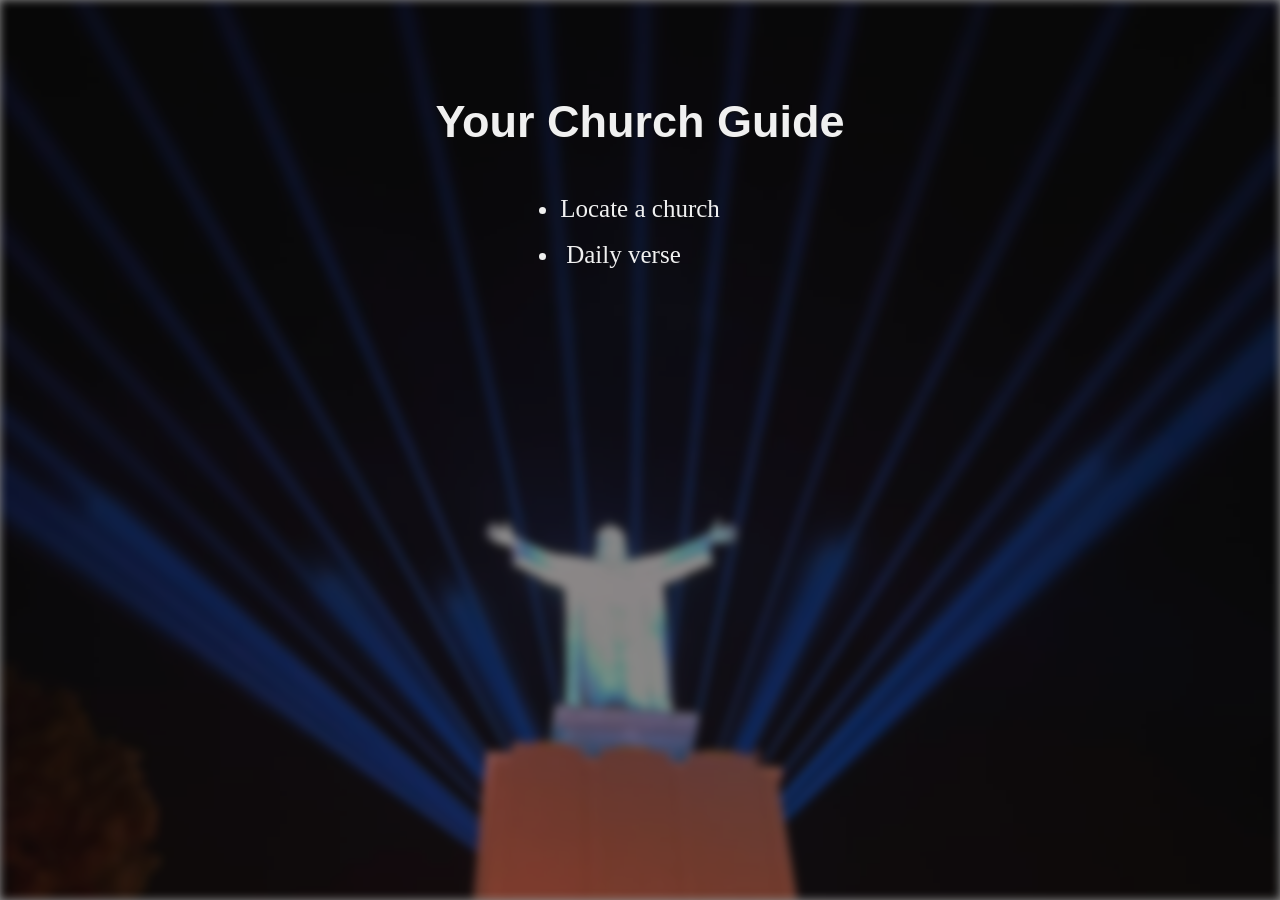
<file: index.html>
<!DOCTYPE html>
<html lang="en">
<head>
<meta charset="utf-8">
<meta http-equiv="X-UA-Compatible" content="IE=edge">
<meta name="viewport" content="width=device-width,initial-scale=1">
<title>Locate a church</title>

<style>
/* ===== your original CSS kept intact ===== */
a,abbr,acronym,address,applet,article,aside,audio,b,big,blockquote,body,canvas,caption,center,cite,code,dd,del,details,dfn,div,dl,dt,em,embed,fieldset,figcaption,figure,footer,form,h1,h2,h3,h4,h5,h6,header,hgroup,html,i,iframe,img,input,ins,kbd,label,legend,li,mark,main,menu,nav,object,ol,output,p,pre,q,ruby,s,samp,section,small,span,strike,strong,sub,summary,sup,table,tbody,td,tfoot,th,thead,time,tr,tt,u,ul,var,video{-webkit-box-sizing:border-box;-moz-box-sizing:border-box;box-sizing:border-box;margin:0;padding:0;border:0}
article,aside,details,figcaption,figure,footer,header,hgroup,main,menu,nav,section{display:block}
nav ol,nav ul{list-style:none}
blockquote,q{quotes:none}
blockquote:after,blockquote:before,q:after,q:before{content:"";content:none}
table{border-spacing:0;border-collapse:collapse}
button,input[type=submit]{cursor:pointer}
*::selection{background:#f0f0f0;color:#0f0f0f;}
*::-moz-selection{background:#f0f0f0;color:#0f0f0f;}
html, body{width:100%;height:100%;margin:0;padding:0;}
body {display:block;position:relative;overflow:hidden;text-align:center;}
.background {position:fixed;top:0;right:0;bottom:0;left:0;z-index:1;}
.background_gradient {background:linear-gradient(170deg, #f1c40f, #ffa500); background-attachment:fixed;}
.background_image {background-size:cover; background-position:center center; background-repeat:no-repeat; background-attachment:fixed; background-image:url('static/images/bg/index_bg.jpg');}
.background_blur {filter:blur(5px);}
.overlay {position:fixed;top:0;right:0;bottom:0;left:0;z-index:10;overflow:auto;}
.overlay_dark {background-color:rgba(15, 15, 15, 0.45);}
.project {max-width:1200px;margin:0 auto;text-align:center;}
.project__name {max-width:480px;margin:8% auto 4%;font-family:Tahoma, Verdana, Arial, sans-serif;font-size:45px;color:#f0f0f0;text-align:center;}
.project__name_shadow{text-shadow:1px 1px 2px #0f0f0f;}
.project__list{display:inline-block;color:#f0f0f0;text-align:center;}
.project__item{position:relative;font-family:Georgia, Times, "Times New Roman", serif;font-size:25px;line-height:1;text-align:left;color:#f0f0f0;}
.project__link{display:inline-block;margin-bottom:20px;color:#f0f0f0;outline:none;text-decoration:none;white-space:nowrap;border-bottom:1px solid #f0f0f0;background:none;border:none;font:inherit;cursor:pointer;}
.project__link:hover{border-color:transparent;}
</style>
</head>
<body>

<!-- ===== Background ===== -->
<div class="background background_image background_blur"></div>

<div class="overlay overlay_dark">
  <main class="project">
    <h1 class="project__name project__name_shadow">Your Church Guide</h1>

    <ul class="project__list">
      <li class="project__item">
        <a class="project__link" href="gallery.html">Locate a church</a>
      </li>

      <li class="project__item">
        <button class="project__link" onclick="showVerse()">Daily verse</button>
      </li>

      <!-- Verse container hidden initially -->
      <li class="project__item" id="verse-container" style="display:none;">
        مزمور 46:‏1 <br>
        اللهُ لَنَا مَلْجَأٌ وَقُوَّةٌ، عَوْنُهُ مُتَوَافِرٌ لَنَا دَائِماً فِي الضِّيقَاتِ
      </li>
    </ul>
  </main>
</div>

<script>
// Toggle visibility of the verse and its bullet
function showVerse() {
  var verse = document.getElementById('verse-container');
  verse.style.display = (verse.style.display === 'none') ? 'list-item' : 'none';
}
</script>

</body>
</html>
</file>
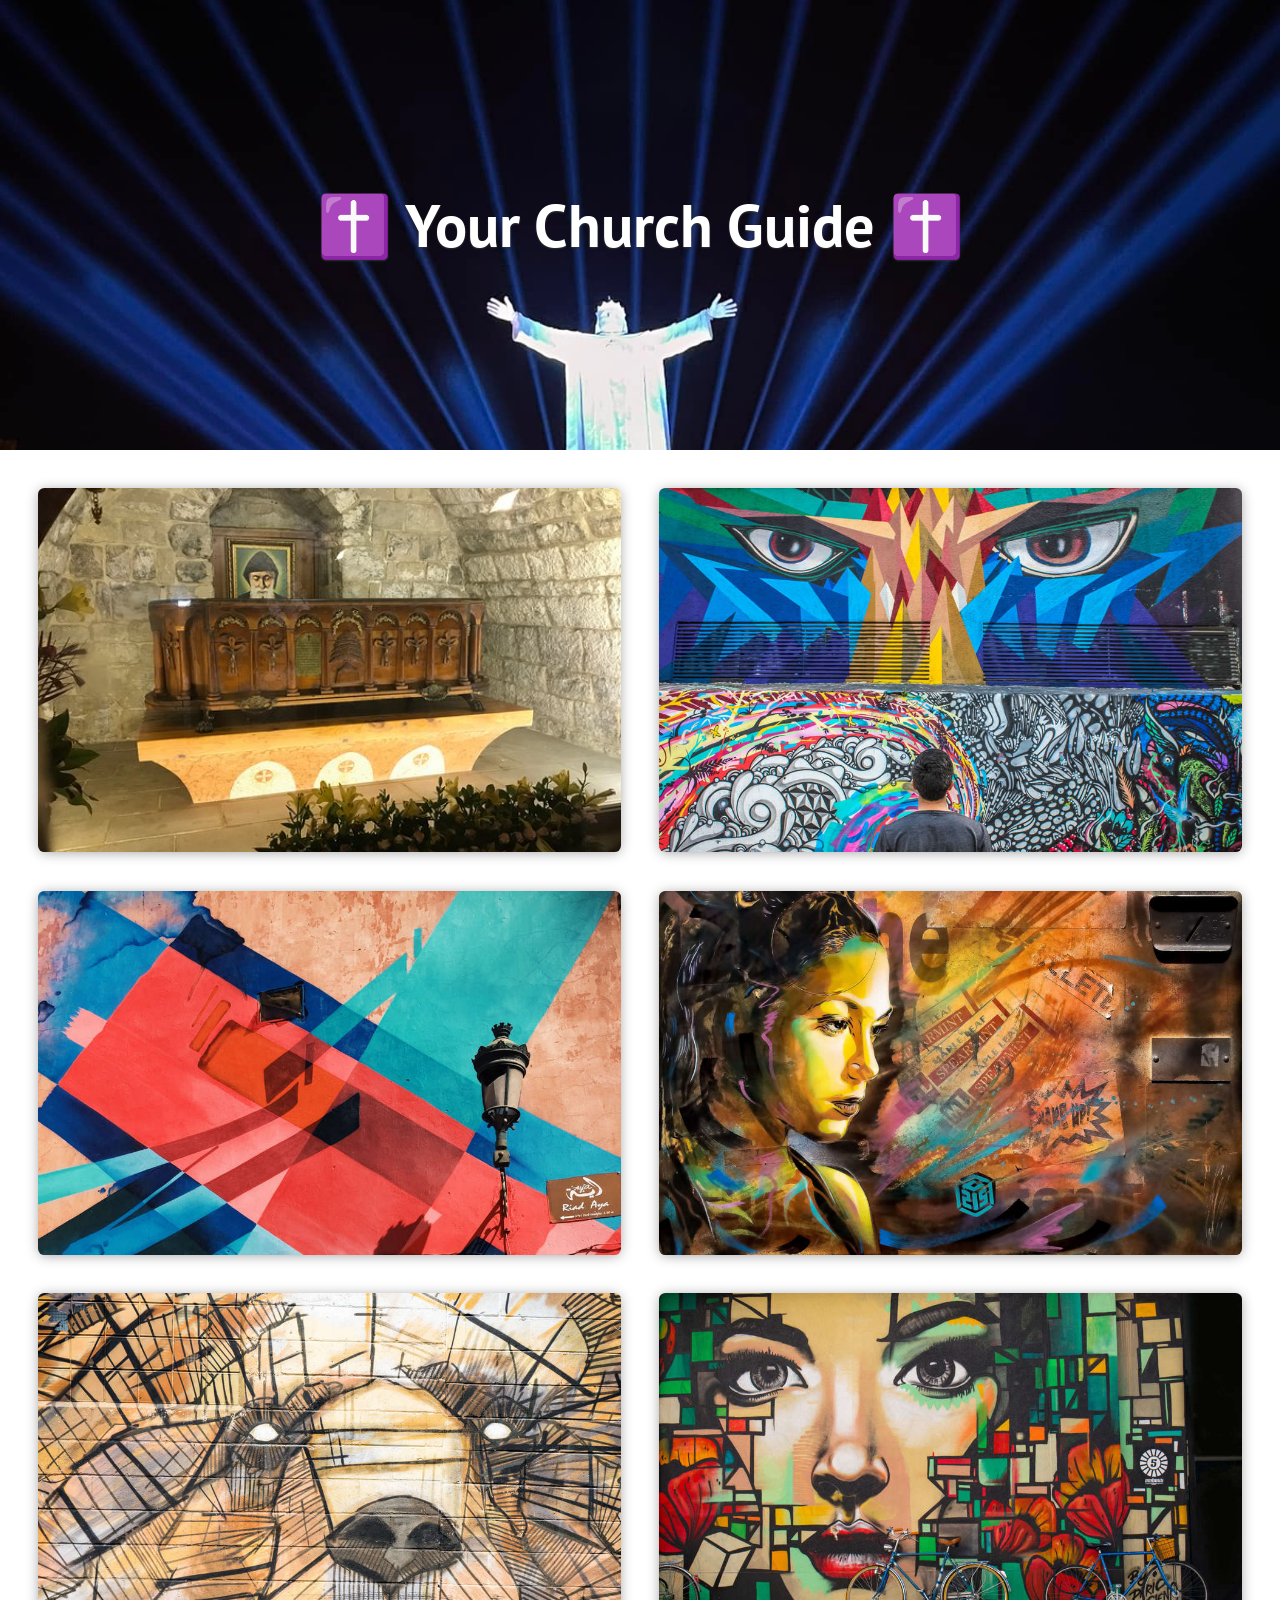
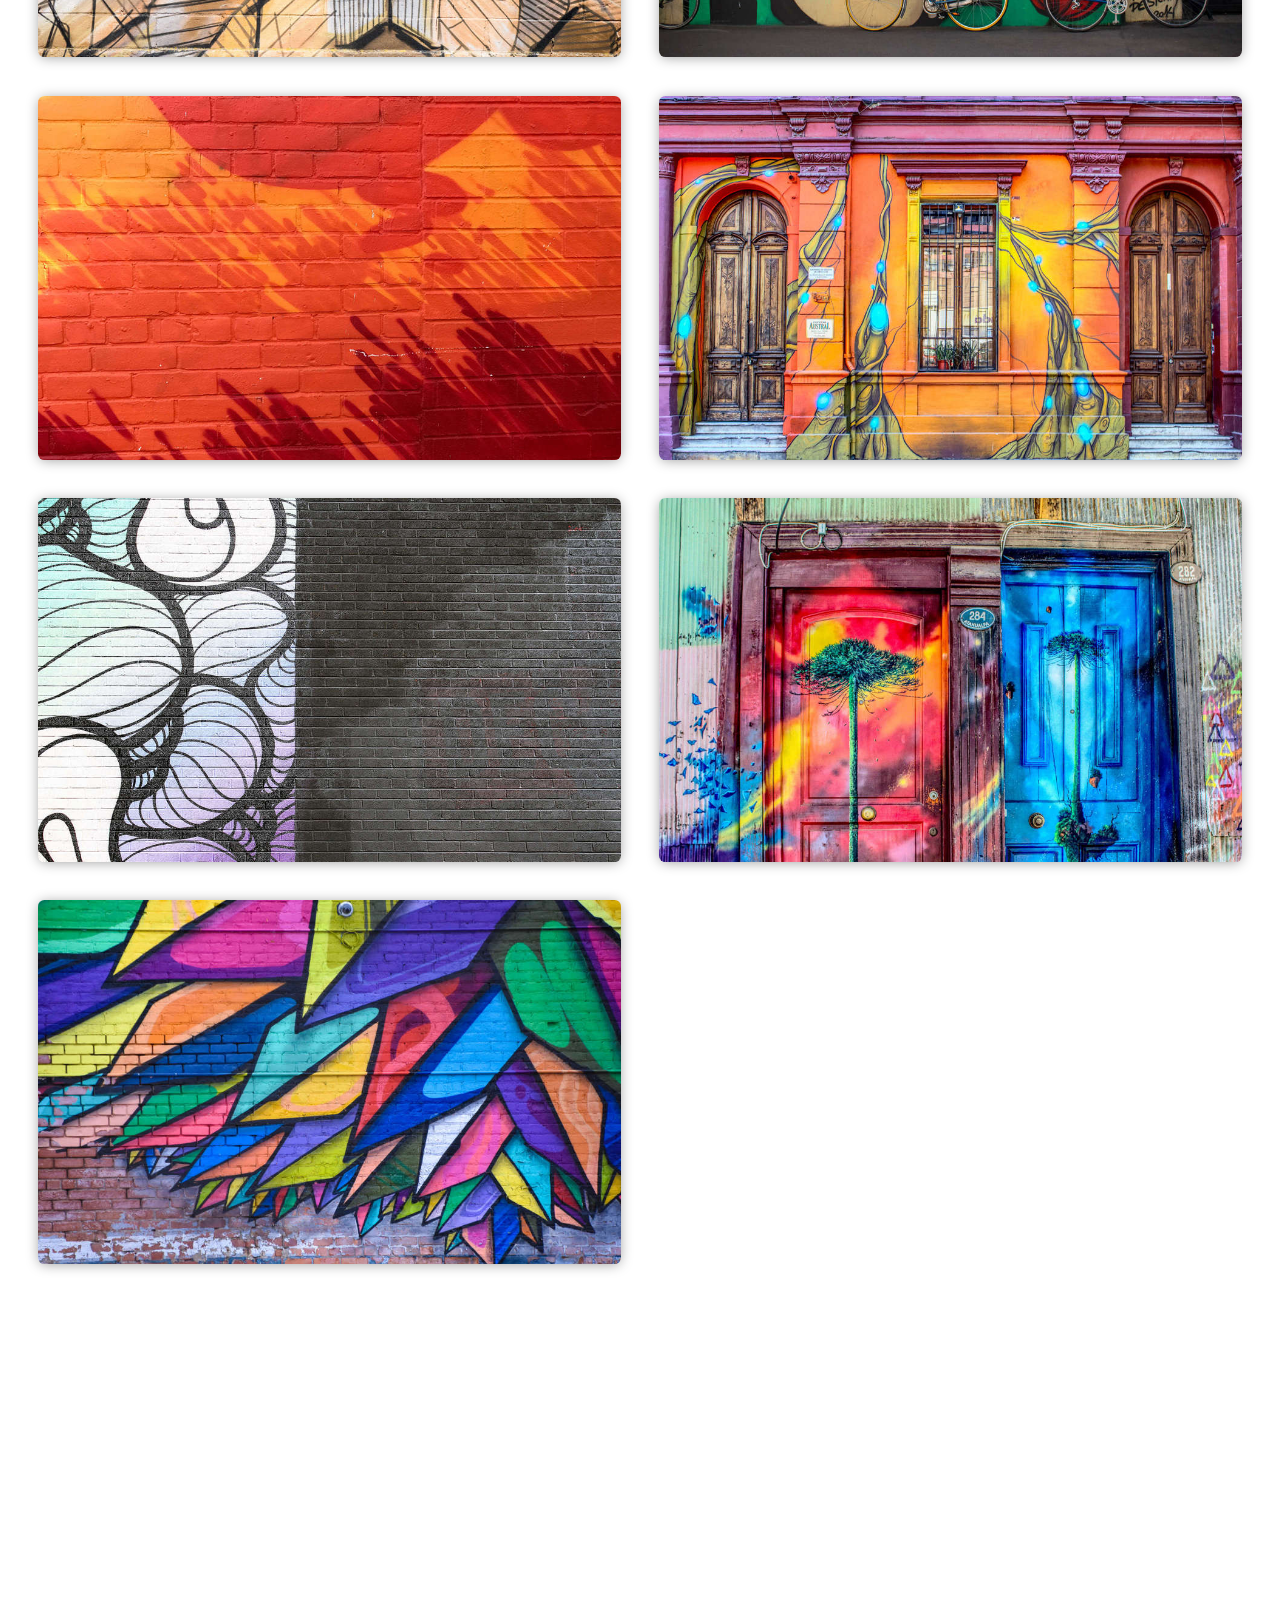
<file: gallery.html>
<!DOCTYPE html><html lang="en"><head><meta charset="utf-8"><meta http-equiv="X-UA-Compatible" content="IE=edge"><meta name="viewport" content="width=device-width,initial-scale=1"><title>Simple Gallery</title><meta name="description" content="Responsive gallery one-page template template"><meta name="keywords" content="gallery, gallery template, html5 template, css3 template"><link rel="shortcut icon" href="favicon.ico"><link rel="shortcut icon" href="static/images/favicons/favicon.png" type="image/x-icon"><link rel="apple-touch-icon" href="static/images/favicons/apple-touch-icon.png"><link rel="apple-touch-icon-precomposed" href="static/images/favicons/apple-touch-icon-precomposed.png"><link href="https://fonts.googleapis.com/css?family=PT+Sans&amp;subset=latin,cyrillic%7CPT+Serif&amp;subset=latin,cyrillic" rel="stylesheet" type="text/css"><link rel="stylesheet" href="static/css/screen.min.css"></head><body><hader class="page-header"><div class="page-header__inner"><div class="page-header__group"><h1 class="page-header__title">✝️ Your Church Guide ✝️</h1></div></div></hader><div class="page-content"><main class="page-content__main"><section class="page-content__gallery"><div class="gallery"><div class="gallery__inner"><div class="gallery__flow"><div class="gallery__isle"><div class="gallery__isle-inner"><div class="gallery__isle-content"><figure class="gallery__preview"><div class="gallery__preview-image"><img src="static/images/blocks/gallery/chris-barbalis-281802.jpg" alt="street art"></div><figcaption class="gallery__preview-caption"><div class="gallery__preview-info"><h2 class="gallery__preview-title">Saint Charbel Church</h2><div class="gallery__preview-links"><a class="gallery__preview-link gallery__preview-link_role_original" href="https://saintcharbel.com">Annaya, Lebanon</a><a class="gallery__preview-link gallery__preview-link_role_author" href="https://en.wikipedia.org/wiki/Charbel_Makhlouf"> Saint's Life</a><a class="gallery__preview-link gallery__preview-link_role_original" href="https://www.google.com/maps/place/4QC3%2BC6V,+Jbeil/@34.1211125,35.750472,17z/data=!3m1!4b1!4m5!3m4!1s0x151f5ca814ab769b:0xeaf0e5abcbb33aa6!8m2!3d34.1211125!4d35.7530469?entry=ttu&g_ep=EgoyMDI2MDQwNi4wIKXMDSoASAFQAw%3D%3D">Location</a><a class="gallery__preview-link gallery__preview-link_role_photographer" href="https://www.shutterstock.com/search/saint-charbel-church?msockid=009105c9339a64862b0e12ef322e6555">View</a></div></div></figcaption></figure></div></div></div><div class="gallery__isle"><div class="gallery__isle-inner"><div class="gallery__isle-content"><figure class="gallery__preview"><div class="gallery__preview-image"><img src="static/images/blocks/gallery/ckturistando-335312.jpg" alt="street art"></div><figcaption class="gallery__preview-caption"><div class="gallery__preview-info"><h2 class="gallery__preview-title">Some Awesome Street Art</h2><div class="gallery__preview-links"><a class="gallery__preview-link gallery__preview-link_role_original" href="#">View original</a><a class="gallery__preview-link gallery__preview-link_role_author" href="#">AuthorName</a><a class="gallery__preview-link gallery__preview-link_role_photographer" href="#">ckturistando</a></div></div></figcaption></figure></div></div></div><div class="gallery__isle"><div class="gallery__isle-inner"><div class="gallery__isle-content"><figure class="gallery__preview"><div class="gallery__preview-image"><img src="static/images/blocks/gallery/luis-vaz-188325.jpg" alt="street art"></div><figcaption class="gallery__preview-caption"><div class="gallery__preview-info"><h2 class="gallery__preview-title">Some Awesome Street Art</h2><div class="gallery__preview-links"><a class="gallery__preview-link gallery__preview-link_role_original" href="#">View original</a><a class="gallery__preview-link gallery__preview-link_role_author" href="#">AuthorName</a><a class="gallery__preview-link gallery__preview-link_role_photographer" href="#">Luis Vaz</a></div></div></figcaption></figure></div></div></div><div class="gallery__isle"><div class="gallery__isle-inner"><div class="gallery__isle-content"><figure class="gallery__preview"><div class="gallery__preview-image"><img src="static/images/blocks/gallery/ricardo-gomez-angel-252099.jpg" alt="street art"></div><figcaption class="gallery__preview-caption"><div class="gallery__preview-info"><h2 class="gallery__preview-title">Some Awesome Street Art</h2><div class="gallery__preview-links"><a class="gallery__preview-link gallery__preview-link_role_original" href="#">View original</a><a class="gallery__preview-link gallery__preview-link_role_author" href="#">AuthorName</a><a class="gallery__preview-link gallery__preview-link_role_photographer" href="#">Ricardo Gomez Angel</a></div></div></figcaption></figure></div></div></div><div class="gallery__isle"><div class="gallery__isle-inner"><div class="gallery__isle-content"><figure class="gallery__preview"><div class="gallery__preview-image"><img src="static/images/blocks/gallery/scott-webb-101503.jpg" alt="street art"></div><figcaption class="gallery__preview-caption"><div class="gallery__preview-info"><h2 class="gallery__preview-title">Some Awesome Street Art</h2><div class="gallery__preview-links"><a class="gallery__preview-link gallery__preview-link_role_original" href="#">View original</a><a class="gallery__preview-link gallery__preview-link_role_author" href="#">AuthorName</a><a class="gallery__preview-link gallery__preview-link_role_photographer" href="#">Scott Webb</a></div></div></figcaption></figure></div></div></div><div class="gallery__isle"><div class="gallery__isle-inner"><div class="gallery__isle-content"><figure class="gallery__preview"><div class="gallery__preview-image"><img src="static/images/blocks/gallery/timon-klauser-308449.jpg" alt="street art"></div><figcaption class="gallery__preview-caption"><div class="gallery__preview-info"><h2 class="gallery__preview-title">Some Awesome Street Art</h2><div class="gallery__preview-links"><a class="gallery__preview-link gallery__preview-link_role_original" href="#">View original</a><a class="gallery__preview-link gallery__preview-link_role_author" href="#">AuthorName</a><a class="gallery__preview-link gallery__preview-link_role_photographer" href="#">Timon Klauser</a></div></div></figcaption></figure></div></div></div><div class="gallery__isle"><div class="gallery__isle-inner"><div class="gallery__isle-content"><figure class="gallery__preview"><div class="gallery__preview-image"><img src="static/images/blocks/gallery/tools-for-motivation-301199.jpg" alt="street art"></div><figcaption class="gallery__preview-caption"><div class="gallery__preview-info"><h2 class="gallery__preview-title">Some Awesome Street Art</h2><div class="gallery__preview-links"><a class="gallery__preview-link gallery__preview-link_role_original" href="#">View original</a><a class="gallery__preview-link gallery__preview-link_role_author" href="#">AuthorName</a><a class="gallery__preview-link gallery__preview-link_role_photographer" href="#">Tools For Motivation</a></div></div></figcaption></figure></div></div></div><div class="gallery__isle"><div class="gallery__isle-inner"><div class="gallery__isle-content"><figure class="gallery__preview"><div class="gallery__preview-image"><img src="static/images/blocks/gallery/luis-alfonso-orellana-221720.jpg" alt="street art"></div><figcaption class="gallery__preview-caption"><div class="gallery__preview-info"><h2 class="gallery__preview-title">Some Awesome Street Art</h2><div class="gallery__preview-links"><a class="gallery__preview-link gallery__preview-link_role_original" href="#">View original</a><a class="gallery__preview-link gallery__preview-link_role_author" href="#">AuthorName</a><a class="gallery__preview-link gallery__preview-link_role_photographer" href="#">Luis Alfonso Orellana</a></div></div></figcaption></figure></div></div></div><div class="gallery__isle"><div class="gallery__isle-inner"><div class="gallery__isle-content"><figure class="gallery__preview"><div class="gallery__preview-image"><img src="static/images/blocks/gallery/toa-heftiba-227096.jpg" alt="street art"></div><figcaption class="gallery__preview-caption"><div class="gallery__preview-info"><h2 class="gallery__preview-title">Some Awesome Street Art</h2><div class="gallery__preview-links"><a class="gallery__preview-link gallery__preview-link_role_original" href="#">View original</a><a class="gallery__preview-link gallery__preview-link_role_author" href="#">AuthorName</a><a class="gallery__preview-link gallery__preview-link_role_photographer" href="#">Toa Heftiba</a></div></div></figcaption></figure></div></div></div><div class="gallery__isle"><div class="gallery__isle-inner"><div class="gallery__isle-content"><figure class="gallery__preview"><div class="gallery__preview-image"><img src="static/images/blocks/gallery/luis-alfonso-orellana-246919.jpg" alt="street art"></div><figcaption class="gallery__preview-caption"><div class="gallery__preview-info"><h2 class="gallery__preview-title">Some Awesome Street Art</h2><div class="gallery__preview-links"><a class="gallery__preview-link gallery__preview-link_role_original" href="#">View original</a><a class="gallery__preview-link gallery__preview-link_role_author" href="#">AuthorName</a><a class="gallery__preview-link gallery__preview-link_role_photographer" href="#">Luis Alfonso Orellana</a></div></div></figcaption></figure></div></div></div><div class="gallery__isle"><div class="gallery__isle-inner"><div class="gallery__isle-content"><figure class="gallery__preview"><div class="gallery__preview-image"><img src="static/images/blocks/gallery/glen-mccallum-225789.jpg" alt="street art"></div><figcaption class="gallery__preview-caption"><div class="gallery__preview-info"><h2 class="gallery__preview-title">Some Awesome Street Art</h2><div class="gallery__preview-links"><a class="gallery__preview-link gallery__preview-link_role_original" href="#">View original</a><a class="gallery__preview-link gallery__preview-link_role_author" href="#">AuthorName</a><a class="gallery__preview-link gallery__preview-link_role_photographer" href="#">Glen McCallum</a></div></div></figcaption></figure></div></div></div></div></div></div></section></main></div><footer class="page-footer"><div class="page-footer__inner"><div class="page-footer__group"><p class="page-footer__text"><a class="page-footer__text-link" href="https://app-webview.github.io/guide/">Go Back</a></p><p class="page-footer__text">Designed by&nbsp;<a class="page-footer__text-link" href="#">X</a></p></div></div></footer></body></html>
</file>
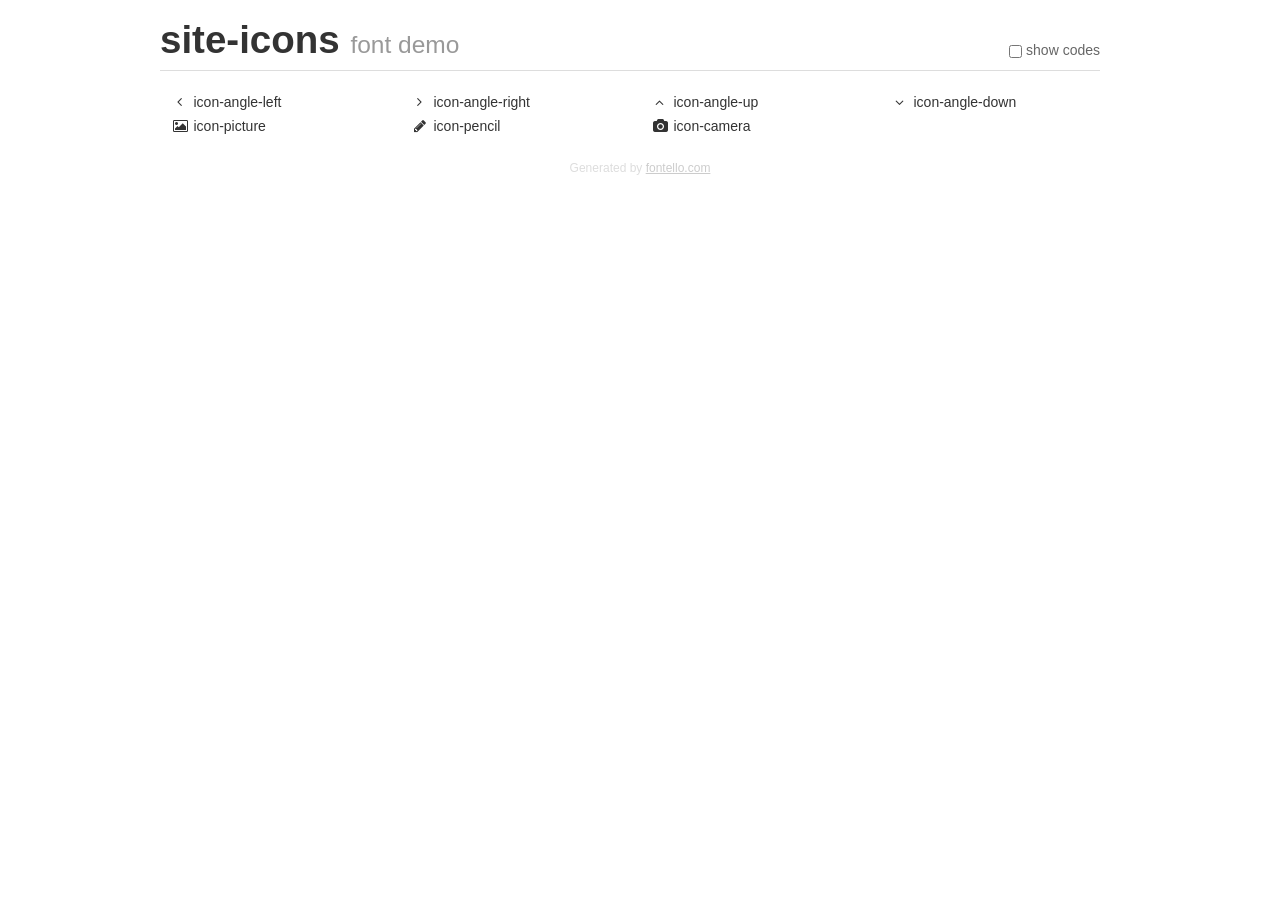
<file: dev/fonts/site-icons/demo.html>
<!DOCTYPE html>
<html>
  <head><!--[if lt IE 9]><script language="javascript" type="text/javascript" src="//html5shim.googlecode.com/svn/trunk/html5.js"></script><![endif]-->
    <meta charset="UTF-8"><style>/*
 * Bootstrap v2.2.1
 *
 * Copyright 2012 Twitter, Inc
 * Licensed under the Apache License v2.0
 * http://www.apache.org/licenses/LICENSE-2.0
 *
 * Designed and built with all the love in the world @twitter by @mdo and @fat.
 */
.clearfix {
  *zoom: 1;
}
.clearfix:before,
.clearfix:after {
  display: table;
  content: "";
  line-height: 0;
}
.clearfix:after {
  clear: both;
}
html {
  font-size: 100%;
  -webkit-text-size-adjust: 100%;
  -ms-text-size-adjust: 100%;
}
a:focus {
  outline: thin dotted #333;
  outline: 5px auto -webkit-focus-ring-color;
  outline-offset: -2px;
}
a:hover,
a:active {
  outline: 0;
}
button,
input,
select,
textarea {
  margin: 0;
  font-size: 100%;
  vertical-align: middle;
}
button,
input {
  *overflow: visible;
  line-height: normal;
}
button::-moz-focus-inner,
input::-moz-focus-inner {
  padding: 0;
  border: 0;
}
body {
  margin: 0;
  font-family: "Helvetica Neue", Helvetica, Arial, sans-serif;
  font-size: 14px;
  line-height: 20px;
  color: #333;
  background-color: #fff;
}
a {
  color: #08c;
  text-decoration: none;
}
a:hover {
  color: #005580;
  text-decoration: underline;
}
.row {
  margin-left: -20px;
  *zoom: 1;
}
.row:before,
.row:after {
  display: table;
  content: "";
  line-height: 0;
}
.row:after {
  clear: both;
}
[class*="span"] {
  float: left;
  min-height: 1px;
  margin-left: 20px;
}
.container,
.navbar-static-top .container,
.navbar-fixed-top .container,
.navbar-fixed-bottom .container {
  width: 940px;
}
.span12 {
  width: 940px;
}
.span11 {
  width: 860px;
}
.span10 {
  width: 780px;
}
.span9 {
  width: 700px;
}
.span8 {
  width: 620px;
}
.span7 {
  width: 540px;
}
.span6 {
  width: 460px;
}
.span5 {
  width: 380px;
}
.span4 {
  width: 300px;
}
.span3 {
  width: 220px;
}
.span2 {
  width: 140px;
}
.span1 {
  width: 60px;
}
[class*="span"].pull-right,
.row-fluid [class*="span"].pull-right {
  float: right;
}
.container {
  margin-right: auto;
  margin-left: auto;
  *zoom: 1;
}
.container:before,
.container:after {
  display: table;
  content: "";
  line-height: 0;
}
.container:after {
  clear: both;
}
p {
  margin: 0 0 10px;
}
.lead {
  margin-bottom: 20px;
  font-size: 21px;
  font-weight: 200;
  line-height: 30px;
}
small {
  font-size: 85%;
}
h1 {
  margin: 10px 0;
  font-family: inherit;
  font-weight: bold;
  line-height: 20px;
  color: inherit;
  text-rendering: optimizelegibility;
}
h1 small {
  font-weight: normal;
  line-height: 1;
  color: #999;
}
h1 {
  line-height: 40px;
}
h1 {
  font-size: 38.5px;
}
h1 small {
  font-size: 24.5px;
}
body {
  margin-top: 90px;
}
.header {
  position: fixed;
  top: 0;
  left: 50%;
  margin-left: -480px;
  background-color: #fff;
  border-bottom: 1px solid #ddd;
  padding-top: 10px;
  z-index: 10;
}
.footer {
  color: #ddd;
  font-size: 12px;
  text-align: center;
  margin-top: 20px;
}
.footer a {
  color: #ccc;
  text-decoration: underline;
}
.the-icons {
  font-size: 14px;
  line-height: 24px;
}
.switch {
  position: absolute;
  right: 0;
  bottom: 10px;
  color: #666;
}
.switch input {
  margin-right: 0.3em;
}
.codesOn .i-name {
  display: none;
}
.codesOn .i-code {
  display: inline;
}
.i-code {
  display: none;
}
@font-face {
      font-family: 'site-icons';
      src: url('./font/site-icons.eot?25396895');
      src: url('./font/site-icons.eot?25396895#iefix') format('embedded-opentype'),
           url('./font/site-icons.woff?25396895') format('woff'),
           url('./font/site-icons.ttf?25396895') format('truetype'),
           url('./font/site-icons.svg?25396895#site-icons') format('svg');
      font-weight: normal;
      font-style: normal;
    }
     
     
    .demo-icon
    {
      font-family: "site-icons";
      font-style: normal;
      font-weight: normal;
      speak: none;
     
      display: inline-block;
      text-decoration: inherit;
      width: 1em;
      margin-right: .2em;
      text-align: center;
      /* opacity: .8; */
     
      /* For safety - reset parent styles, that can break glyph codes*/
      font-variant: normal;
      text-transform: none;
     
      /* fix buttons height, for twitter bootstrap */
      line-height: 1em;
     
      /* Animation center compensation - margins should be symmetric */
      /* remove if not needed */
      margin-left: .2em;
     
      /* You can be more comfortable with increased icons size */
      /* font-size: 120%; */
     
      /* Font smoothing. That was taken from TWBS */
      -webkit-font-smoothing: antialiased;
      -moz-osx-font-smoothing: grayscale;
     
      /* Uncomment for 3D effect */
      /* text-shadow: 1px 1px 1px rgba(127, 127, 127, 0.3); */
    }
     </style>
    <link rel="stylesheet" href="css/animation.css"><!--[if IE 7]><link rel="stylesheet" href="css/site-icons-ie7.css"><![endif]-->
    <script>
      function toggleCodes(on) {
        var obj = document.getElementById('icons');
      
        if (on) {
          obj.className += ' codesOn';
        } else {
          obj.className = obj.className.replace(' codesOn', '');
        }
      }
      
    </script>
  </head>
  <body>
    <div class="container header">
      <h1>
        site-icons
         <small>font demo</small>
      </h1>
      <label class="switch">
        <input type="checkbox" onclick="toggleCodes(this.checked)">show codes
      </label>
    </div>
    <div id="icons" class="container">
      <div class="row">
        <div title="Code: 0xe800" class="the-icons span3"><i class="demo-icon icon-angle-left">&#xe800;</i> <span class="i-name">icon-angle-left</span><span class="i-code">0xe800</span></div>
        <div title="Code: 0xe801" class="the-icons span3"><i class="demo-icon icon-angle-right">&#xe801;</i> <span class="i-name">icon-angle-right</span><span class="i-code">0xe801</span></div>
        <div title="Code: 0xe802" class="the-icons span3"><i class="demo-icon icon-angle-up">&#xe802;</i> <span class="i-name">icon-angle-up</span><span class="i-code">0xe802</span></div>
        <div title="Code: 0xe803" class="the-icons span3"><i class="demo-icon icon-angle-down">&#xe803;</i> <span class="i-name">icon-angle-down</span><span class="i-code">0xe803</span></div>
      </div>
      <div class="row">
        <div title="Code: 0xe804" class="the-icons span3"><i class="demo-icon icon-picture">&#xe804;</i> <span class="i-name">icon-picture</span><span class="i-code">0xe804</span></div>
        <div title="Code: 0xe805" class="the-icons span3"><i class="demo-icon icon-pencil">&#xe805;</i> <span class="i-name">icon-pencil</span><span class="i-code">0xe805</span></div>
        <div title="Code: 0xe806" class="the-icons span3"><i class="demo-icon icon-camera">&#xe806;</i> <span class="i-name">icon-camera</span><span class="i-code">0xe806</span></div>
      </div>
    </div>
    <div class="container footer">Generated by <a href="http://fontello.com">fontello.com</a></div>
  </body>
</html>
</file>
<file: dev/fonts/site-icons/css/animation.css>
/*
   Animation example, for spinners
*/
.animate-spin {
  -moz-animation: spin 2s infinite linear;
  -o-animation: spin 2s infinite linear;
  -webkit-animation: spin 2s infinite linear;
  animation: spin 2s infinite linear;
  display: inline-block;
}
@-moz-keyframes spin {
  0% {
    -moz-transform: rotate(0deg);
    -o-transform: rotate(0deg);
    -webkit-transform: rotate(0deg);
    transform: rotate(0deg);
  }

  100% {
    -moz-transform: rotate(359deg);
    -o-transform: rotate(359deg);
    -webkit-transform: rotate(359deg);
    transform: rotate(359deg);
  }
}
@-webkit-keyframes spin {
  0% {
    -moz-transform: rotate(0deg);
    -o-transform: rotate(0deg);
    -webkit-transform: rotate(0deg);
    transform: rotate(0deg);
  }

  100% {
    -moz-transform: rotate(359deg);
    -o-transform: rotate(359deg);
    -webkit-transform: rotate(359deg);
    transform: rotate(359deg);
  }
}
@-o-keyframes spin {
  0% {
    -moz-transform: rotate(0deg);
    -o-transform: rotate(0deg);
    -webkit-transform: rotate(0deg);
    transform: rotate(0deg);
  }

  100% {
    -moz-transform: rotate(359deg);
    -o-transform: rotate(359deg);
    -webkit-transform: rotate(359deg);
    transform: rotate(359deg);
  }
}
@-ms-keyframes spin {
  0% {
    -moz-transform: rotate(0deg);
    -o-transform: rotate(0deg);
    -webkit-transform: rotate(0deg);
    transform: rotate(0deg);
  }

  100% {
    -moz-transform: rotate(359deg);
    -o-transform: rotate(359deg);
    -webkit-transform: rotate(359deg);
    transform: rotate(359deg);
  }
}
@keyframes spin {
  0% {
    -moz-transform: rotate(0deg);
    -o-transform: rotate(0deg);
    -webkit-transform: rotate(0deg);
    transform: rotate(0deg);
  }

  100% {
    -moz-transform: rotate(359deg);
    -o-transform: rotate(359deg);
    -webkit-transform: rotate(359deg);
    transform: rotate(359deg);
  }
}
</file>
<file: dev/fonts/site-icons/css/site-icons-ie7.css>
[class^="icon-"], [class*=" icon-"] {
  font-family: 'site-icons';
  font-style: normal;
  font-weight: normal;
 
  /* fix buttons height */
  line-height: 1em;
 
  /* you can be more comfortable with increased icons size */
  /* font-size: 120%; */
}
 
.icon-angle-left { *zoom: expression( this.runtimeStyle['zoom'] = '1', this.innerHTML = '&#xe800;&nbsp;'); }
.icon-angle-right { *zoom: expression( this.runtimeStyle['zoom'] = '1', this.innerHTML = '&#xe801;&nbsp;'); }
.icon-angle-up { *zoom: expression( this.runtimeStyle['zoom'] = '1', this.innerHTML = '&#xe802;&nbsp;'); }
.icon-angle-down { *zoom: expression( this.runtimeStyle['zoom'] = '1', this.innerHTML = '&#xe803;&nbsp;'); }
.icon-picture { *zoom: expression( this.runtimeStyle['zoom'] = '1', this.innerHTML = '&#xe804;&nbsp;'); }
.icon-pencil { *zoom: expression( this.runtimeStyle['zoom'] = '1', this.innerHTML = '&#xe805;&nbsp;'); }
.icon-camera { *zoom: expression( this.runtimeStyle['zoom'] = '1', this.innerHTML = '&#xe806;&nbsp;'); }
</file>
<file: static/css/screen.min.css>
@font-face{font-family:'site-icons';src:url(../fonts/site-icons/font/site-icons.eot);src:url(../fonts/site-icons/font/site-icons.eot#iefix) format("embedded-opentype"),url(../fonts/site-icons/font/site-icons.woff) format("woff"),url(../fonts/site-icons/font/site-icons.ttf) format("truetype"),url(../fonts/site-icons/font/site-icons.svg) format("svg");font-weight:400;font-style:normal}html,body,div,span,applet,object,iframe,h1,h2,h3,h4,h5,h6,p,blockquote,pre,a,abbr,acronym,address,big,cite,code,del,dfn,em,img,ins,kbd,q,s,samp,small,strike,strong,sub,sup,tt,var,b,u,i,center,dl,dt,dd,ol,ul,li,fieldset,form,input,label,legend,table,caption,tbody,tfoot,thead,tr,th,td,article,aside,canvas,details,embed,figure,figcaption,footer,header,hgroup,main,menu,nav,output,ruby,section,summary,time,mark,audio,video{margin:0;padding:0;border:0;-moz-box-sizing:border-box;-webkit-box-sizing:border-box;box-sizing:border-box}article,aside,details,figcaption,figure,footer,header,hgroup,main,menu,nav,section{display:block}nav ol,nav ul{list-style:none}blockquote,q{quotes:none}blockquote:before,blockquote:after,q:before,q:after{content:'';content:none}table{border-collapse:collapse;border-spacing:0}button,input[type=submit]{cursor:pointer}::-moz-selection{background:#fff;color:#111}::selection{background:#fff;color:#111}::-moz-selection{background:#fff;color:#111}.page-header{position:fixed;top:0;right:0;left:0;z-index:0;height:50vh;background-color:#ccc;background-image:url(../images/blocks/page-header/page-header_bg.jpg);background-repeat:no-repeat;background-size:cover;background-position:center center}.page-header__inner{display:-webkit-box;display:-webkit-flex;display:-ms-flexbox;display:flex;-webkit-box-orient:vertical;-webkit-box-direction:normal;-webkit-flex-direction:column;-ms-flex-direction:column;flex-direction:column;-webkit-box-pack:center;-webkit-justify-content:center;-ms-flex-pack:center;justify-content:center;-webkit-box-align:center;-webkit-align-items:center;-ms-flex-align:center;align-items:center;width:100%;max-width:1200px;height:100%;margin:0 auto}.page-header__group{padding:0 20px}.page-header__title{display:block;margin:0 auto;font-family:"PT Sans",Tahoma,Verdana,Arial,sans-serif;font-size:60px;font-weight:700;line-height:1;color:#fff;text-align:center;text-shadow:0 1px 2px #333}.page-content{position:relative;z-index:1;width:100%;margin-top:50vh;margin-bottom:50vh;background-color:#fff}.page-content__main{width:100%}.page-content__gallery{width:100%}.page-footer{position:fixed;bottom:0;right:0;left:0;z-index:0;height:50vh;background-color:#ccc;background-image:url(../images/blocks/page-footer/page-footer_bg.jpg);background-repeat:no-repeat;background-size:cover;background-position:center center}.page-footer__inner{display:-webkit-box;display:-webkit-flex;display:-ms-flexbox;display:flex;-webkit-box-orient:vertical;-webkit-box-direction:normal;-webkit-flex-direction:column;-ms-flex-direction:column;flex-direction:column;-webkit-box-pack:center;-webkit-justify-content:center;-ms-flex-pack:center;justify-content:center;-webkit-box-align:center;-webkit-align-items:center;-ms-flex-align:center;align-items:center;width:100%;max-width:1200px;height:100%;margin:0 auto}.page-footer__group{padding:0 20px}.page-footer__text{display:block;margin:0 auto 15px;font-family:"PT Sans",Tahoma,Verdana,Arial,sans-serif;font-size:26px;font-weight:700;line-height:1;color:#fff;text-align:center;text-shadow:0 1px 1px #333}.page-footer__text-link{display:inline-block;margin:0 auto;font-family:"PT Sans",Tahoma,Verdana,Arial,sans-serif;font-size:inherit;line-height:inherit;color:inherit;text-decoration:none}.gallery__flow{display:-webkit-box;display:-webkit-flex;display:-ms-flexbox;display:flex;-webkit-box-orient:horizontal;-webkit-box-direction:normal;-webkit-flex-direction:row;-ms-flex-direction:row;flex-direction:row;-webkit-box-pack:start;-webkit-justify-content:flex-start;-ms-flex-pack:start;justify-content:flex-start;-webkit-box-align:start;-webkit-align-items:flex-start;-ms-flex-align:start;align-items:flex-start;-webkit-flex-wrap:wrap;-ms-flex-wrap:wrap;flex-wrap:wrap;width:100%;padding:1.5vw}.gallery__isle{-webkit-box-flex:0;-webkit-flex-grow:0;-ms-flex-positive:0;flex-grow:0;-webkit-flex-shrink:1;-ms-flex-negative:1;flex-shrink:1;width:25%;padding:1.5vw}.gallery__isle-inner{position:relative;z-index:5;width:100%;height:0;padding-bottom:62.5%;background-color:#fff;-webkit-box-shadow:0 .1vw 1vw -.1vw rgba(0,0,0,.4);box-shadow:0 .1vw 1vw -.1vw rgba(0,0,0,.4);-webkit-border-radius:.5vw;border-radius:.5vw;overflow:hidden}.gallery__isle-content{position:absolute;top:0;right:0;bottom:0;left:0;overflow:hidden}.gallery__preview{position:relative;width:100%;height:100%}.gallery__preview-image{width:100%;height:100%;overflow:hidden}.gallery__preview-image img{display:block;width:100%;min-height:100%}.gallery__preview-caption{position:absolute;top:0;right:0;bottom:0;left:0;display:-webkit-box;display:-webkit-flex;display:-ms-flexbox;display:flex;-webkit-box-orient:vertical;-webkit-box-direction:normal;-webkit-flex-direction:column;-ms-flex-direction:column;flex-direction:column;-webkit-box-pack:center;-webkit-justify-content:center;-ms-flex-pack:center;justify-content:center;-webkit-box-align:center;-webkit-align-items:center;-ms-flex-align:center;align-items:center;background-color:rgba(44,62,80,.9);opacity:0;-webkit-transition:opacity .5s;transition:opacity .5s}.gallery__preview:hover .gallery__preview-caption{opacity:1}.gallery__preview-info{-webkit-box-flex:0;-webkit-flex-grow:0;-ms-flex-positive:0;flex-grow:0;-webkit-flex-shrink:1;-ms-flex-negative:1;flex-shrink:1;max-width:100%;padding:20px;text-align:center}.gallery__preview-title{display:block;margin:0 auto 20px;font-family:"PT Sans",Tahoma,Verdana,Arial,sans-serif;font-size:26px;font-weight:700;line-height:1;color:#fff;text-align:center}.gallery__preview-links{display:inline-block;text-align:left}.gallery__preview-link{display:block;margin:0 auto 10px;font-family:"PT Sans",Tahoma,Verdana,Arial,sans-serif;font-size:18px;line-height:1;text-align:left;text-decoration:none;color:#fff}.gallery__preview-link:hover{text-decoration:underline}.gallery__preview-link:not(:last-of-type){margin-right:20px}.gallery__preview-link_role_original:before,.gallery__preview-link_role_author:before,.gallery__preview-link_role_photographer:before{display:inline-block;margin-right:10px;font-family:"site-icons";font-size:18px;line-height:1;vertical-align:baseline}.gallery__preview-link:hover .gallery__preview-link_role_original:before,.gallery__preview-link:hover .gallery__preview-link_role_author:before,.gallery__preview-link:hover .gallery__preview-link_role_photographer:before{text-decoration:none}.gallery__preview-link_role_original:before{content:"\e804"}.gallery__preview-link_role_author:before{content:"\e805"}.gallery__preview-link_role_photographer:before{content:"\e806"}@media screen and (max-width:2560px){.gallery__isle{width:33.3%}}@media screen and (max-width:1760px){.gallery__isle{width:50%}}@media screen and (max-width:960px),screen and (max-height:640px){.page-header__title{font-size:50px}}@media screen and (max-width:960px){.gallery__flow{padding:20px}.gallery__isle{width:100%;padding:20px}.gallery__isle-inner{-webkit-box-shadow:0 2px 20px -2px rgba(0,0,0,.4);box-shadow:0 2px 20px -2px rgba(0,0,0,.4);-webkit-border-radius:5px;border-radius:5px}.gallery__preview-title{font-size:24px}}@media screen and (max-width:640px),screen and (max-height:480px){.page-header__title{font-size:40px}.page-footer__text{font-size:24px}}@media screen and (max-width:640px){.gallery__flow{padding:15px}.gallery__isle{padding:15px}}@media screen and (max-width:480px){.gallery__flow{padding:10px}.gallery__isle{padding:15px 10px}.gallery__preview-info{padding:10px}.gallery__preview-link{margin-bottom:5px}}@media screen and (max-width:320px){.gallery__preview-title{font-size:22px}}
</file>
